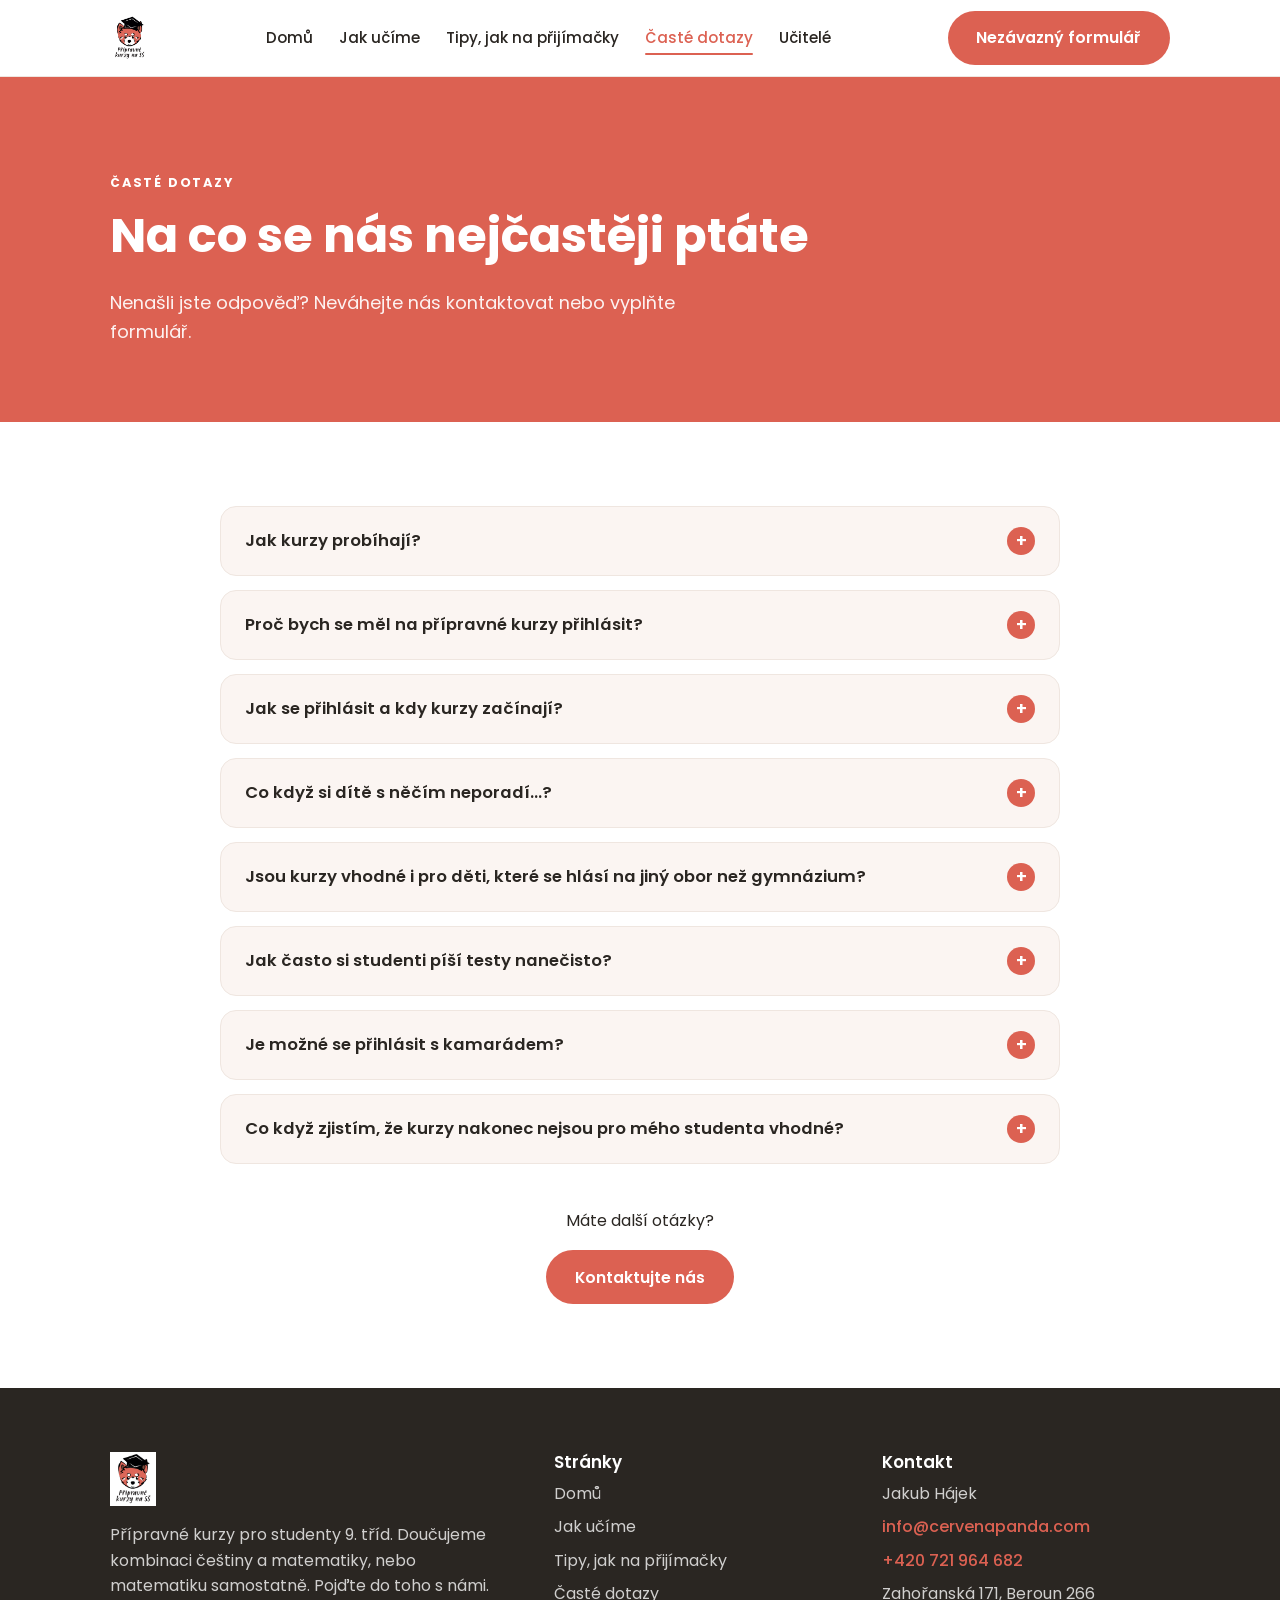
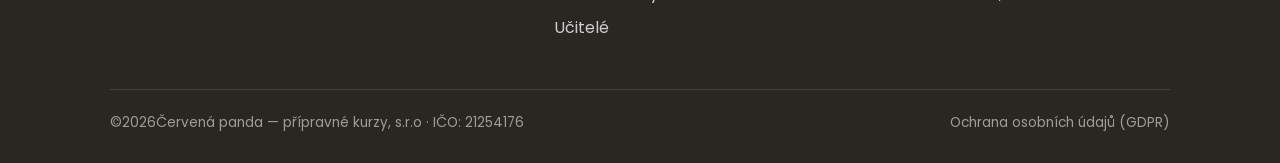
<file: caste-dotazy.html>
<!doctype html>
<html lang="cs">
  <head>
    <meta charset="utf-8" />
    <meta name="viewport" content="width=device-width, initial-scale=1" />
    <title>Časté dotazy — Červená panda</title>
    <meta
      name="description"
      content="Nejčastější dotazy k přípravným kurzům Červená panda: jak kurzy probíhají, kdy začínají, garance vrácení peněz a sleva pro kamarády."
    />
    <link rel="icon" type="image/x-icon" href="assets/img/favicon.ico" />
    <link rel="preconnect" href="https://fonts.googleapis.com" />
    <link rel="preconnect" href="https://fonts.gstatic.com" crossorigin />
    <link
      href="https://fonts.googleapis.com/css2?family=Poppins:ital,wght@0,300;0,400;0,500;0,600;0,700;1,400&display=swap"
      rel="stylesheet"
    />
    <link rel="stylesheet" href="assets/css/styles.css" />
  </head>
  <body>
    <header class="site-header">
      <nav class="container nav" aria-label="Hlavní navigace">
        <a href="index.html" class="brand"
          ><img
            src="assets/img/logo.png"
            alt="Červená panda — přípravné kurzy na SŠ"
        /></a>
        <ul class="nav-links">
          <li><a href="index.html">Domů</a></li>
          <li><a href="jak-ucime.html">Jak učíme</a></li>
          <li><a href="tipy-na-prijimacky.html">Tipy, jak na přijímačky</a></li>
          <li><a href="caste-dotazy.html" class="active">Časté dotazy</a></li>
          <li><a href="ucitele.html">Učitelé</a></li>
        </ul>
        <div class="nav-cta">
          <a href="index.html#kontakt" class="btn btn-primary"
            >Nezávazný formulář</a
          >
          <button class="nav-toggle" aria-label="Menu" aria-expanded="false">
            <span></span><span></span><span></span>
          </button>
        </div>
      </nav>
    </header>

    <main>
      <section class="page-hero">
        <div class="container reveal">
          <span class="eyebrow" style="color: #fff">Časté dotazy</span>
          <h1>Na co se nás nejčastěji ptáte</h1>
          <p>
            Nenašli jste odpověď? Neváhejte nás kontaktovat nebo vyplňte
            formulář.
          </p>
        </div>
      </section>

      <section>
        <div class="container">
          <div class="faq">
            <div class="faq-item reveal">
              <button class="faq-q" aria-expanded="false">
                Jak kurzy probíhají?<span class="chev">+</span>
              </button>
              <div class="faq-a">
                <div class="faq-a-inner">
                  Kurzy trvají 16 týdnů a kombinují výuku s testy nanečisto.
                  Studenti se pravidelně setkávají s našimi lektory a zároveň
                  pracují s individuální podporou zkušených studentů vyšších
                  ročníků.
                </div>
              </div>
            </div>
            <div class="faq-item reveal">
              <button class="faq-q" aria-expanded="false">
                Proč bych se měl na přípravné kurzy přihlásit?<span class="chev"
                  >+</span
                >
              </button>
              <div class="faq-a">
                <div class="faq-a-inner">
                  <p>
                    Přijímačky nejsou jen o znalostech, ale i o strategii. Naše
                    kurzy pomáhají studentům zvládnout testy nanečisto, naučit
                    se efektivně pracovat s časem a pochopit, co je u zkoušek
                    nejdůležitější.
                  </p>
                  <p>
                    Naši lektoři jsou odborníci na přijímačky. Každý student má
                    navíc možnost individuálních konzultací s vyššími ročníky
                    gymnázií a pedagogických lyceí, kteří si přijímačkami sami
                    prošli.
                  </p>
                  <p style="margin-bottom: 0">
                    Více než 98 % našich studentů se dostalo na svou vybranou
                    střední školu.
                  </p>
                </div>
              </div>
            </div>
            <div class="faq-item reveal">
              <button class="faq-q" aria-expanded="false">
                Jak se přihlásit a kdy kurzy začínají?<span class="chev"
                  >+</span
                >
              </button>
              <div class="faq-a">
                <div class="faq-a-inner">
                  Stačí vyplnit formulář na hlavní stránce, my vám zavoláme a
                  společně najdeme nejlepší variantu pro vaše dítě. Kurzy
                  začínají poslední týden v listopadu a probíhají až do prvního
                  týdne v dubnu.
                </div>
              </div>
            </div>
            <div class="faq-item reveal">
              <button class="faq-q" aria-expanded="false">
                Co když si dítě s něčím neporadí…?<span class="chev">+</span>
              </button>
              <div class="faq-a">
                <div class="faq-a-inner">
                  Každý student má možnost konzultací 1 na 1 se staršími
                  studenty, kteří mu pomohou lépe pochopit látku. Navíc mají
                  přístup k domácím úkolům s videoukázkami správného postupu,
                  aby se mohli učit i doma.
                </div>
              </div>
            </div>
            <div class="faq-item reveal">
              <button class="faq-q" aria-expanded="false">
                Jsou kurzy vhodné i pro děti, které se hlásí na jiný obor než
                gymnázium?<span class="chev">+</span>
              </button>
              <div class="faq-a">
                <div class="faq-a-inner">
                  Ano! Připravujeme studenty na všechny obory, nejen na
                  gymnázia. Kurzy pomáhají zvládnout CERMAT testy, které jsou
                  rozhodující při přijímacím řízení na většinu středních škol.
                </div>
              </div>
            </div>
            <div class="faq-item reveal">
              <button class="faq-q" aria-expanded="false">
                Jak často si studenti píší testy nanečisto?<span class="chev"
                  >+</span
                >
              </button>
              <div class="faq-a">
                <div class="faq-a-inner">
                  Během kurzu studenti napíší až 10 testů, což jim pomáhá
                  seznámit se s formátem přijímacích zkoušek a zbavit se
                  nervozity.
                </div>
              </div>
            </div>
            <div class="faq-item reveal">
              <button class="faq-q" aria-expanded="false">
                Je možné se přihlásit s kamarádem?<span class="chev">+</span>
              </button>
              <div class="faq-a">
                <div class="faq-a-inner">
                  Ano! Pokud se přihlásíte ve dvou až čtyřech, garantujeme vám
                  stejnou skupinu a získáte slevu 300 Kč každý.
                </div>
              </div>
            </div>
            <div class="faq-item reveal">
              <button class="faq-q" aria-expanded="false">
                Co když zjistím, že kurzy nakonec nejsou pro mého studenta
                vhodné?<span class="chev">+</span>
              </button>
              <div class="faq-a">
                <div class="faq-a-inner">
                  U nás funguje tzv. garance vrácení peněz — pokud během prvního
                  měsíce student zjistí, že tento styl přípravy není pro něj,
                  vrátíme vám zaplacené peníze zpět.
                </div>
              </div>
            </div>
          </div>

          <div style="text-align: center; margin-top: 44px" class="reveal">
            <p>Máte další otázky?</p>
            <a href="index.html#kontakt" class="btn btn-primary"
              >Kontaktujte nás</a
            >
          </div>
        </div>
      </section>
    </main>

    <footer class="site-footer">
      <div class="container">
        <div class="footer-grid">
          <div>
            <div class="brand">
              <img src="assets/img/logo.png" alt="Červená panda" />
            </div>
            <p>
              Přípravné kurzy pro studenty 9. tříd. Doučujeme kombinaci češtiny
              a matematiky, nebo matematiku samostatně. Pojďte do toho s námi.
            </p>
          </div>
          <div>
            <h4>Stránky</h4>
            <ul class="footer-list">
              <li><a href="index.html">Domů</a></li>
              <li><a href="jak-ucime.html">Jak učíme</a></li>
              <li>
                <a href="tipy-na-prijimacky.html">Tipy, jak na přijímačky</a>
              </li>
              <li><a href="caste-dotazy.html">Časté dotazy</a></li>
              <li><a href="ucitele.html">Učitelé</a></li>
            </ul>
          </div>
          <div class="footer-contact">
            <h4>Kontakt</h4>
            <ul class="footer-list">
              <li>Jakub Hájek</li>
              <li>
                <a href="mailto:info@cervenapanda.com">info@cervenapanda.com</a>
              </li>
              <li><a href="tel:+420721964682">+420 721 964 682</a></li>
              <li>Zahořanská 171, Beroun 266</li>
            </ul>
          </div>
        </div>
        <div class="footer-bottom">
          <span
            >©<span id="year">2026</span>Červená panda — přípravné kurzy, s.r.o
            · IČO: 21254176</span
          >
          <span>Ochrana osobních údajů (GDPR)</span>
        </div>
      </div>
    </footer>

    <script src="assets/js/script.js"></script>
  </body>
</html>
</file>
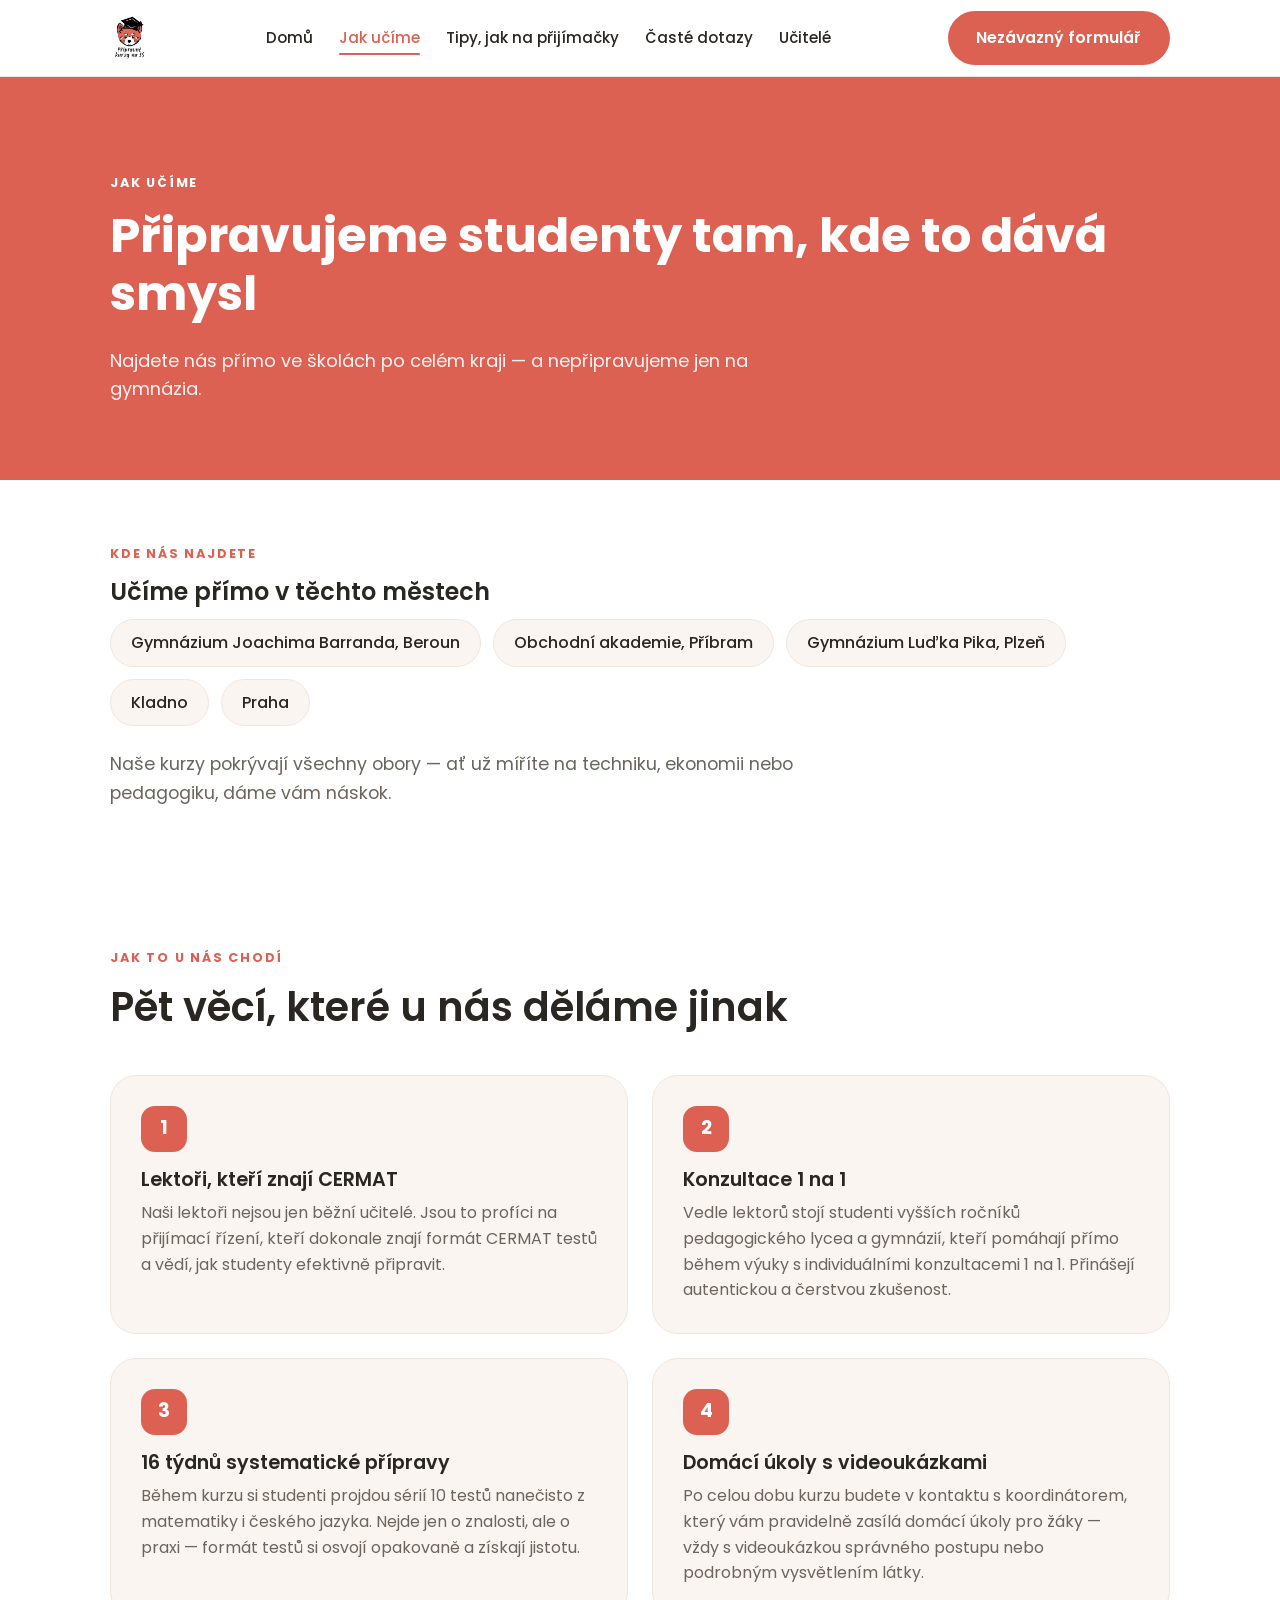
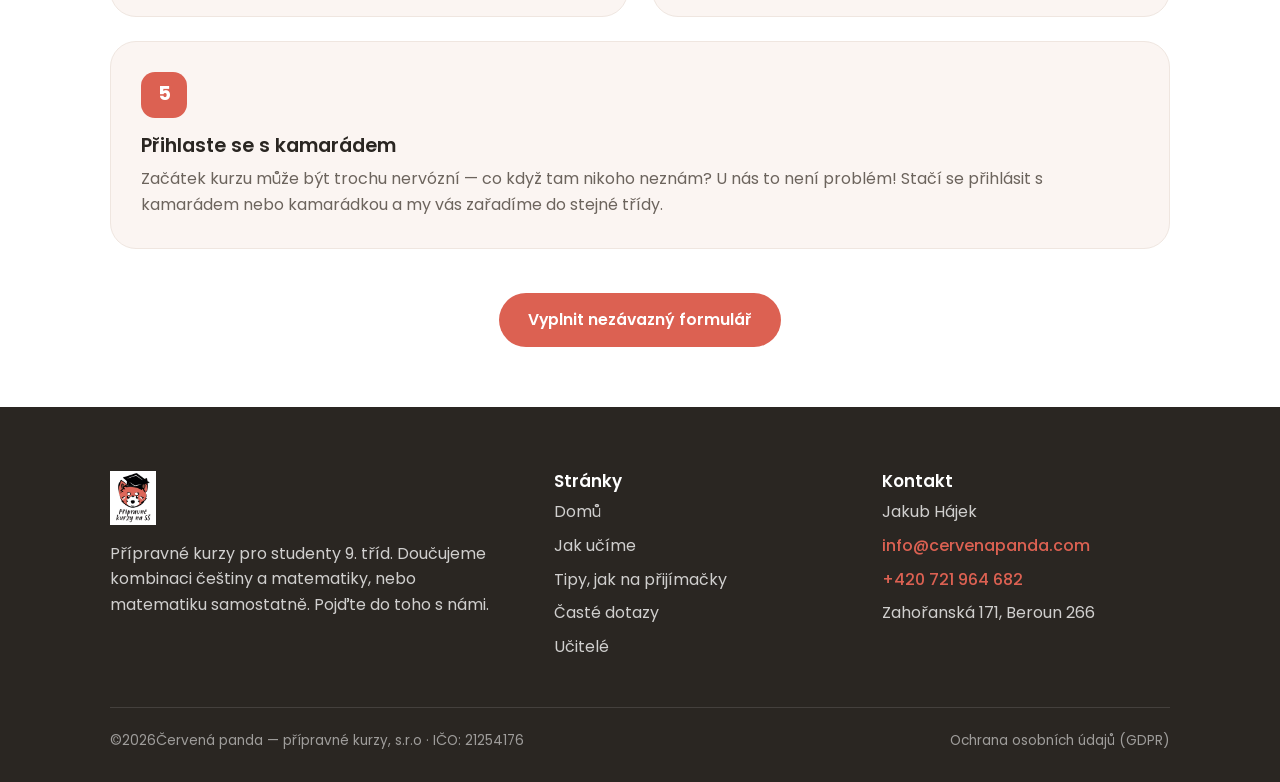
<file: jak-ucime.html>
<!doctype html>
<html lang="cs">
  <head>
    <meta charset="utf-8" />
    <meta name="viewport" content="width=device-width, initial-scale=1" />
    <title>Jak učíme — Červená panda</title>
    <meta
      name="description"
      content="Jak probíhají přípravné kurzy Červená panda: zkušení lektoři, 16 týdnů systematické přípravy, 10 testů nanečisto a individuální konzultace 1 na 1."
    />
    <link rel="icon" type="image/x-icon" href="assets/img/favicon.ico" />
    <link rel="preconnect" href="https://fonts.googleapis.com" />
    <link rel="preconnect" href="https://fonts.gstatic.com" crossorigin />
    <link
      href="https://fonts.googleapis.com/css2?family=Poppins:ital,wght@0,300;0,400;0,500;0,600;0,700;1,400&display=swap"
      rel="stylesheet"
    />
    <link rel="stylesheet" href="assets/css/styles.css" />
  </head>
  <body>
    <header class="site-header">
      <nav class="container nav" aria-label="Hlavní navigace">
        <a href="index.html" class="brand"
          ><img
            src="assets/img/logo.png"
            alt="Červená panda — přípravné kurzy na SŠ"
        /></a>
        <ul class="nav-links">
          <li><a href="index.html">Domů</a></li>
          <li><a href="jak-ucime.html" class="active">Jak učíme</a></li>
          <li><a href="tipy-na-prijimacky.html">Tipy, jak na přijímačky</a></li>
          <li><a href="caste-dotazy.html">Časté dotazy</a></li>
          <li><a href="ucitele.html">Učitelé</a></li>
        </ul>
        <div class="nav-cta">
          <a href="index.html#kontakt" class="btn btn-primary"
            >Nezávazný formulář</a
          >
          <button class="nav-toggle" aria-label="Menu" aria-expanded="false">
            <span></span><span></span><span></span>
          </button>
        </div>
      </nav>
    </header>

    <main>
      <!-- Page hero -->
      <section class="page-hero">
        <div class="container reveal">
          <span class="eyebrow" style="color: #fff">Jak učíme</span>
          <h1>Připravujeme studenty tam, kde to dává smysl</h1>
          <p>
            Najdete nás přímo ve školách po celém kraji — a nepřipravujeme jen
            na gymnázia.
          </p>
        </div>
      </section>

      <!-- Locations -->
      <section class="section-tight">
        <div class="container reveal">
          <span class="eyebrow">Kde nás najdete</span>
          <h2>Učíme přímo v těchto městech</h2>
          <div class="places">
            <span class="place">Gymnázium Joachima Barranda, Beroun</span>
            <span class="place">Obchodní akademie, Příbram</span>
            <span class="place">Gymnázium Luďka Pika, Plzeň</span>
            <span class="place">Kladno</span>
            <span class="place">Praha</span>
          </div>
          <p class="lead" style="margin-top: 24px; max-width: 760px">
            Naše kurzy pokrývají všechny obory — ať už míříte na techniku,
            ekonomii nebo pedagogiku, dáme vám náskok.
          </p>
        </div>
      </section>

      <!-- Steps -->
      <section class="section-tight">
        <div class="container">
          <div class="section-head reveal">
            <span class="eyebrow">Jak to u nás chodí</span>
            <h2>Pět věcí, které u nás děláme jinak</h2>
          </div>
          <div class="grid cols-2">
            <div class="card reveal">
              <span class="num">1</span>
              <h3>Lektoři, kteří znají CERMAT</h3>
              <p>
                Naši lektoři nejsou jen běžní učitelé. Jsou to profíci na
                přijímací řízení, kteří dokonale znají formát CERMAT testů a
                vědí, jak studenty efektivně připravit.
              </p>
            </div>
            <div class="card reveal">
              <span class="num">2</span>
              <h3>Konzultace 1 na 1</h3>
              <p>
                Vedle lektorů stojí studenti vyšších ročníků pedagogického lycea
                a gymnázií, kteří pomáhají přímo během výuky s individuálními
                konzultacemi 1 na 1. Přinášejí autentickou a čerstvou zkušenost.
              </p>
            </div>
            <div class="card reveal">
              <span class="num">3</span>
              <h3>16 týdnů systematické přípravy</h3>
              <p>
                Během kurzu si studenti projdou sérií 10 testů nanečisto z
                matematiky i českého jazyka. Nejde jen o znalosti, ale o praxi —
                formát testů si osvojí opakovaně a získají jistotu.
              </p>
            </div>
            <div class="card reveal">
              <span class="num">4</span>
              <h3>Domácí úkoly s videoukázkami</h3>
              <p>
                Po celou dobu kurzu budete v kontaktu s koordinátorem, který vám
                pravidelně zasílá domácí úkoly pro žáky — vždy s videoukázkou
                správného postupu nebo podrobným vysvětlením látky.
              </p>
            </div>
            <div class="card reveal" style="grid-column: 1/-1">
              <span class="num">5</span>
              <h3>Přihlaste se s kamarádem</h3>
              <p>
                Začátek kurzu může být trochu nervózní — co když tam nikoho
                neznám? U nás to není problém! Stačí se přihlásit s kamarádem
                nebo kamarádkou a my vás zařadíme do stejné třídy.
              </p>
            </div>
          </div>
          <div style="text-align: center; margin-top: 44px" class="reveal">
            <a href="index.html#kontakt" class="btn btn-primary"
              >Vyplnit nezávazný formulář</a
            >
          </div>
        </div>
      </section>
    </main>

    <footer class="site-footer">
      <div class="container">
        <div class="footer-grid">
          <div>
            <div class="brand">
              <img src="assets/img/logo.png" alt="Červená panda" />
            </div>
            <p>
              Přípravné kurzy pro studenty 9. tříd. Doučujeme kombinaci češtiny
              a matematiky, nebo matematiku samostatně. Pojďte do toho s námi.
            </p>
          </div>
          <div>
            <h4>Stránky</h4>
            <ul class="footer-list">
              <li><a href="index.html">Domů</a></li>
              <li><a href="jak-ucime.html">Jak učíme</a></li>
              <li>
                <a href="tipy-na-prijimacky.html">Tipy, jak na přijímačky</a>
              </li>
              <li><a href="caste-dotazy.html">Časté dotazy</a></li>
              <li><a href="ucitele.html">Učitelé</a></li>
            </ul>
          </div>
          <div class="footer-contact">
            <h4>Kontakt</h4>
            <ul class="footer-list">
              <li>Jakub Hájek</li>
              <li>
                <a href="mailto:info@cervenapanda.com">info@cervenapanda.com</a>
              </li>
              <li><a href="tel:+420721964682">+420 721 964 682</a></li>
              <li>Zahořanská 171, Beroun 266</li>
            </ul>
          </div>
        </div>
        <div class="footer-bottom">
          <span
            >©<span id="year">2026</span>Červená panda — přípravné kurzy, s.r.o
            · IČO: 21254176</span
          >
          <span>Ochrana osobních údajů (GDPR)</span>
        </div>
      </div>
    </footer>

    <script src="assets/js/script.js"></script>
  </body>
</html>
</file>
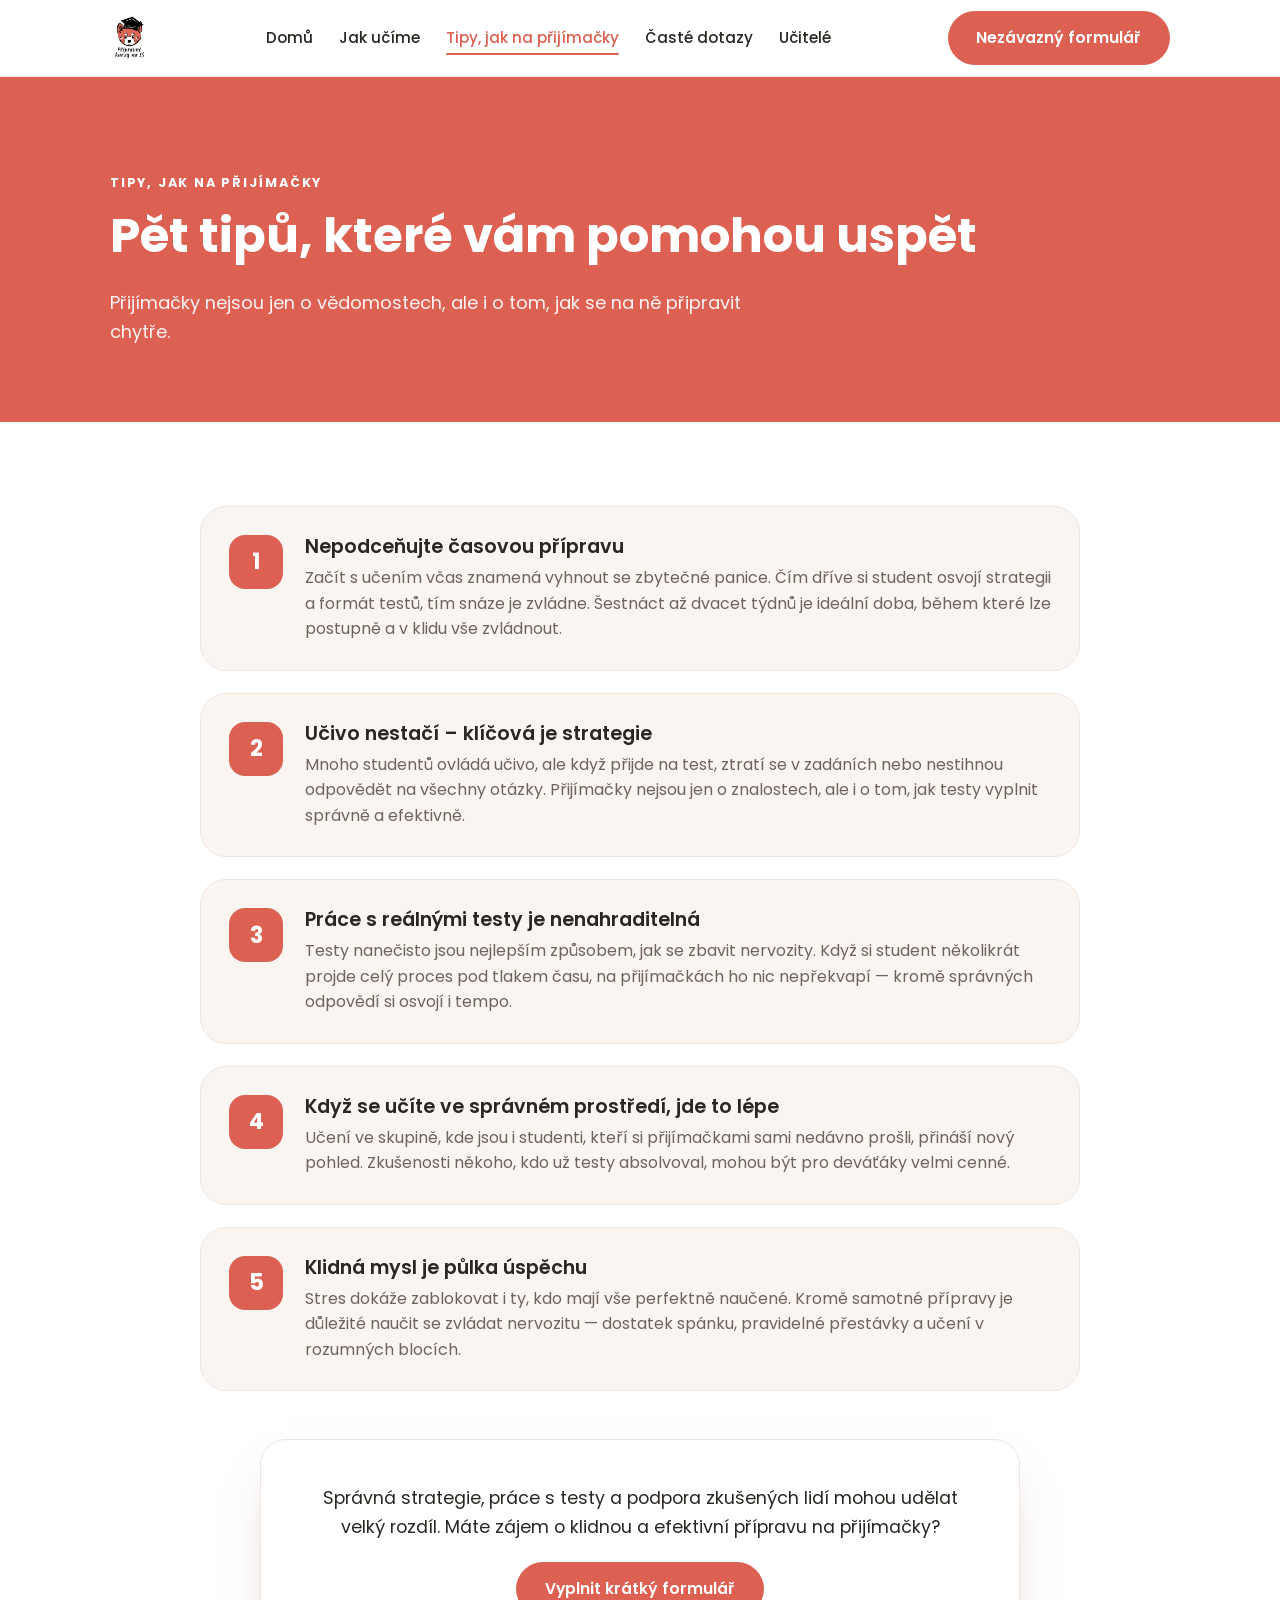
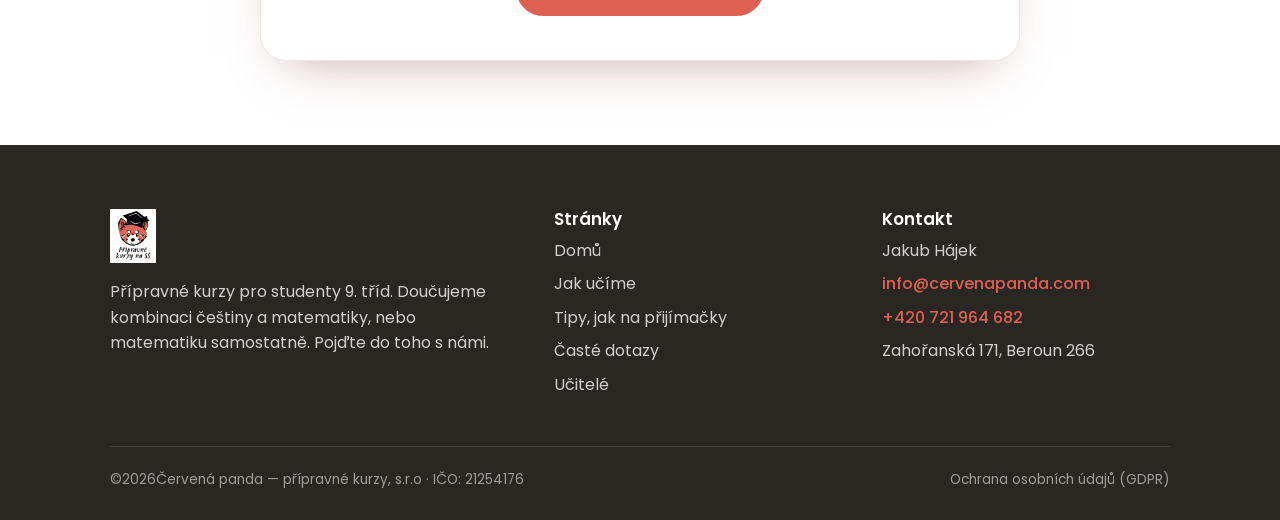
<file: tipy-na-prijimacky.html>
<!doctype html>
<html lang="cs">
  <head>
    <meta charset="utf-8" />
    <meta name="viewport" content="width=device-width, initial-scale=1" />
    <title>Tipy na přijímačky — Červená panda</title>
    <meta
      name="description"
      content="Pět praktických tipů, jak zvládnout přijímačky na střední školu: časová příprava, strategie, testy nanečisto a klidná mysl."
    />
    <link rel="icon" type="image/x-icon" href="assets/img/favicon.ico" />
    <link rel="preconnect" href="https://fonts.googleapis.com" />
    <link rel="preconnect" href="https://fonts.gstatic.com" crossorigin />
    <link
      href="https://fonts.googleapis.com/css2?family=Poppins:ital,wght@0,300;0,400;0,500;0,600;0,700;1,400&display=swap"
      rel="stylesheet"
    />
    <link rel="stylesheet" href="assets/css/styles.css" />
  </head>
  <body>
    <header class="site-header">
      <nav class="container nav" aria-label="Hlavní navigace">
        <a href="index.html" class="brand"
          ><img
            src="assets/img/logo.png"
            alt="Červená panda — přípravné kurzy na SŠ"
        /></a>
        <ul class="nav-links">
          <li><a href="index.html">Domů</a></li>
          <li><a href="jak-ucime.html">Jak učíme</a></li>
          <li>
            <a href="tipy-na-prijimacky.html" class="active"
              >Tipy, jak na přijímačky</a
            >
          </li>
          <li><a href="caste-dotazy.html">Časté dotazy</a></li>
          <li><a href="ucitele.html">Učitelé</a></li>
        </ul>
        <div class="nav-cta">
          <a href="index.html#kontakt" class="btn btn-primary"
            >Nezávazný formulář</a
          >
          <button class="nav-toggle" aria-label="Menu" aria-expanded="false">
            <span></span><span></span><span></span>
          </button>
        </div>
      </nav>
    </header>

    <main>
      <section class="page-hero">
        <div class="container reveal">
          <span class="eyebrow" style="color: #fff"
            >Tipy, jak na přijímačky</span
          >
          <h1>Pět tipů, které vám pomohou uspět</h1>
          <p>
            Přijímačky nejsou jen o vědomostech, ale i o tom, jak se na ně
            připravit chytře.
          </p>
        </div>
      </section>

      <section>
        <div class="container">
          <div class="tips">
            <article class="tip reveal">
              <div class="tnum">1</div>
              <div>
                <h3>Nepodceňujte časovou přípravu</h3>
                <p>
                  Začít s učením včas znamená vyhnout se zbytečné panice. Čím
                  dříve si student osvojí strategii a formát testů, tím snáze je
                  zvládne. Šestnáct až dvacet týdnů je ideální doba, během které
                  lze postupně a v klidu vše zvládnout.
                </p>
              </div>
            </article>
            <article class="tip reveal">
              <div class="tnum">2</div>
              <div>
                <h3>Učivo nestačí – klíčová je strategie</h3>
                <p>
                  Mnoho studentů ovládá učivo, ale když přijde na test, ztratí
                  se v zadáních nebo nestihnou odpovědět na všechny otázky.
                  Přijímačky nejsou jen o znalostech, ale i o tom, jak testy
                  vyplnit správně a efektivně.
                </p>
              </div>
            </article>
            <article class="tip reveal">
              <div class="tnum">3</div>
              <div>
                <h3>Práce s reálnými testy je nenahraditelná</h3>
                <p>
                  Testy nanečisto jsou nejlepším způsobem, jak se zbavit
                  nervozity. Když si student několikrát projde celý proces pod
                  tlakem času, na přijímačkách ho nic nepřekvapí — kromě
                  správných odpovědí si osvojí i tempo.
                </p>
              </div>
            </article>
            <article class="tip reveal">
              <div class="tnum">4</div>
              <div>
                <h3>Když se učíte ve správném prostředí, jde to lépe</h3>
                <p>
                  Učení ve skupině, kde jsou i studenti, kteří si přijímačkami
                  sami nedávno prošli, přináší nový pohled. Zkušenosti někoho,
                  kdo už testy absolvoval, mohou být pro deváťáky velmi cenné.
                </p>
              </div>
            </article>
            <article class="tip reveal">
              <div class="tnum">5</div>
              <div>
                <h3>Klidná mysl je půlka úspěchu</h3>
                <p>
                  Stres dokáže zablokovat i ty, kdo mají vše perfektně naučené.
                  Kromě samotné přípravy je důležité naučit se zvládat nervozitu
                  — dostatek spánku, pravidelné přestávky a učení v rozumných
                  blocích.
                </p>
              </div>
            </article>
          </div>

          <div
            class="form-card reveal"
            style="margin-top: 48px; text-align: center"
          >
            <p style="font-size: 1.1rem; margin-bottom: 1.2em">
              Správná strategie, práce s testy a podpora zkušených lidí mohou
              udělat velký rozdíl. Máte zájem o klidnou a efektivní přípravu na
              přijímačky?
            </p>
            <a href="index.html#kontakt" class="btn btn-primary"
              >Vyplnit krátký formulář</a
            >
          </div>
        </div>
      </section>
    </main>

    <footer class="site-footer">
      <div class="container">
        <div class="footer-grid">
          <div>
            <div class="brand">
              <img src="assets/img/logo.png" alt="Červená panda" />
            </div>
            <p>
              Přípravné kurzy pro studenty 9. tříd. Doučujeme kombinaci češtiny
              a matematiky, nebo matematiku samostatně. Pojďte do toho s námi.
            </p>
          </div>
          <div>
            <h4>Stránky</h4>
            <ul class="footer-list">
              <li><a href="index.html">Domů</a></li>
              <li><a href="jak-ucime.html">Jak učíme</a></li>
              <li>
                <a href="tipy-na-prijimacky.html">Tipy, jak na přijímačky</a>
              </li>
              <li><a href="caste-dotazy.html">Časté dotazy</a></li>
              <li><a href="ucitele.html">Učitelé</a></li>
            </ul>
          </div>
          <div class="footer-contact">
            <h4>Kontakt</h4>
            <ul class="footer-list">
              <li>Jakub Hájek</li>
              <li>
                <a href="mailto:info@cervenapanda.com">info@cervenapanda.com</a>
              </li>
              <li><a href="tel:+420721964682">+420 721 964 682</a></li>
              <li>Zahořanská 171, Beroun 266</li>
            </ul>
          </div>
        </div>
        <div class="footer-bottom">
          <span
            >©<span id="year">2026</span>Červená panda — přípravné kurzy, s.r.o
            · IČO: 21254176</span
          >
          <span>Ochrana osobních údajů (GDPR)</span>
        </div>
      </div>
    </footer>

    <script src="assets/js/script.js"></script>
  </body>
</html>
</file>
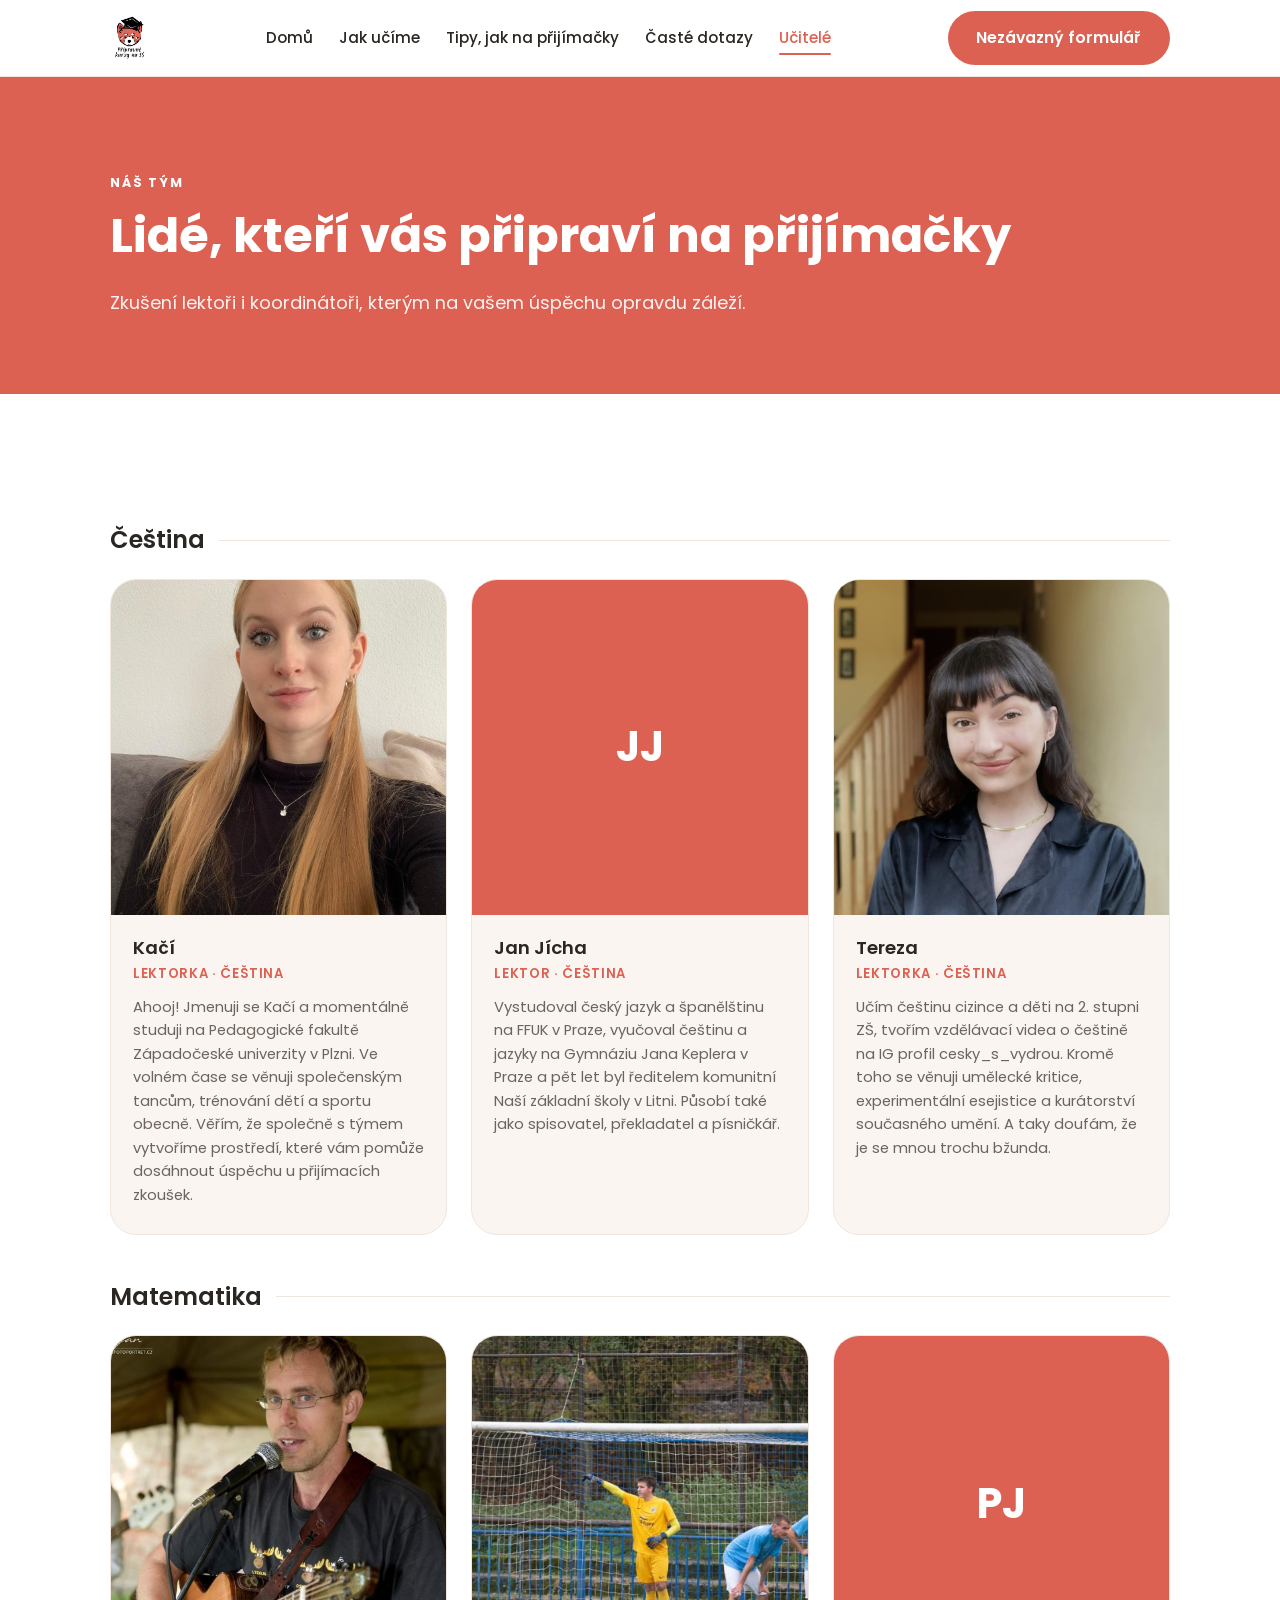
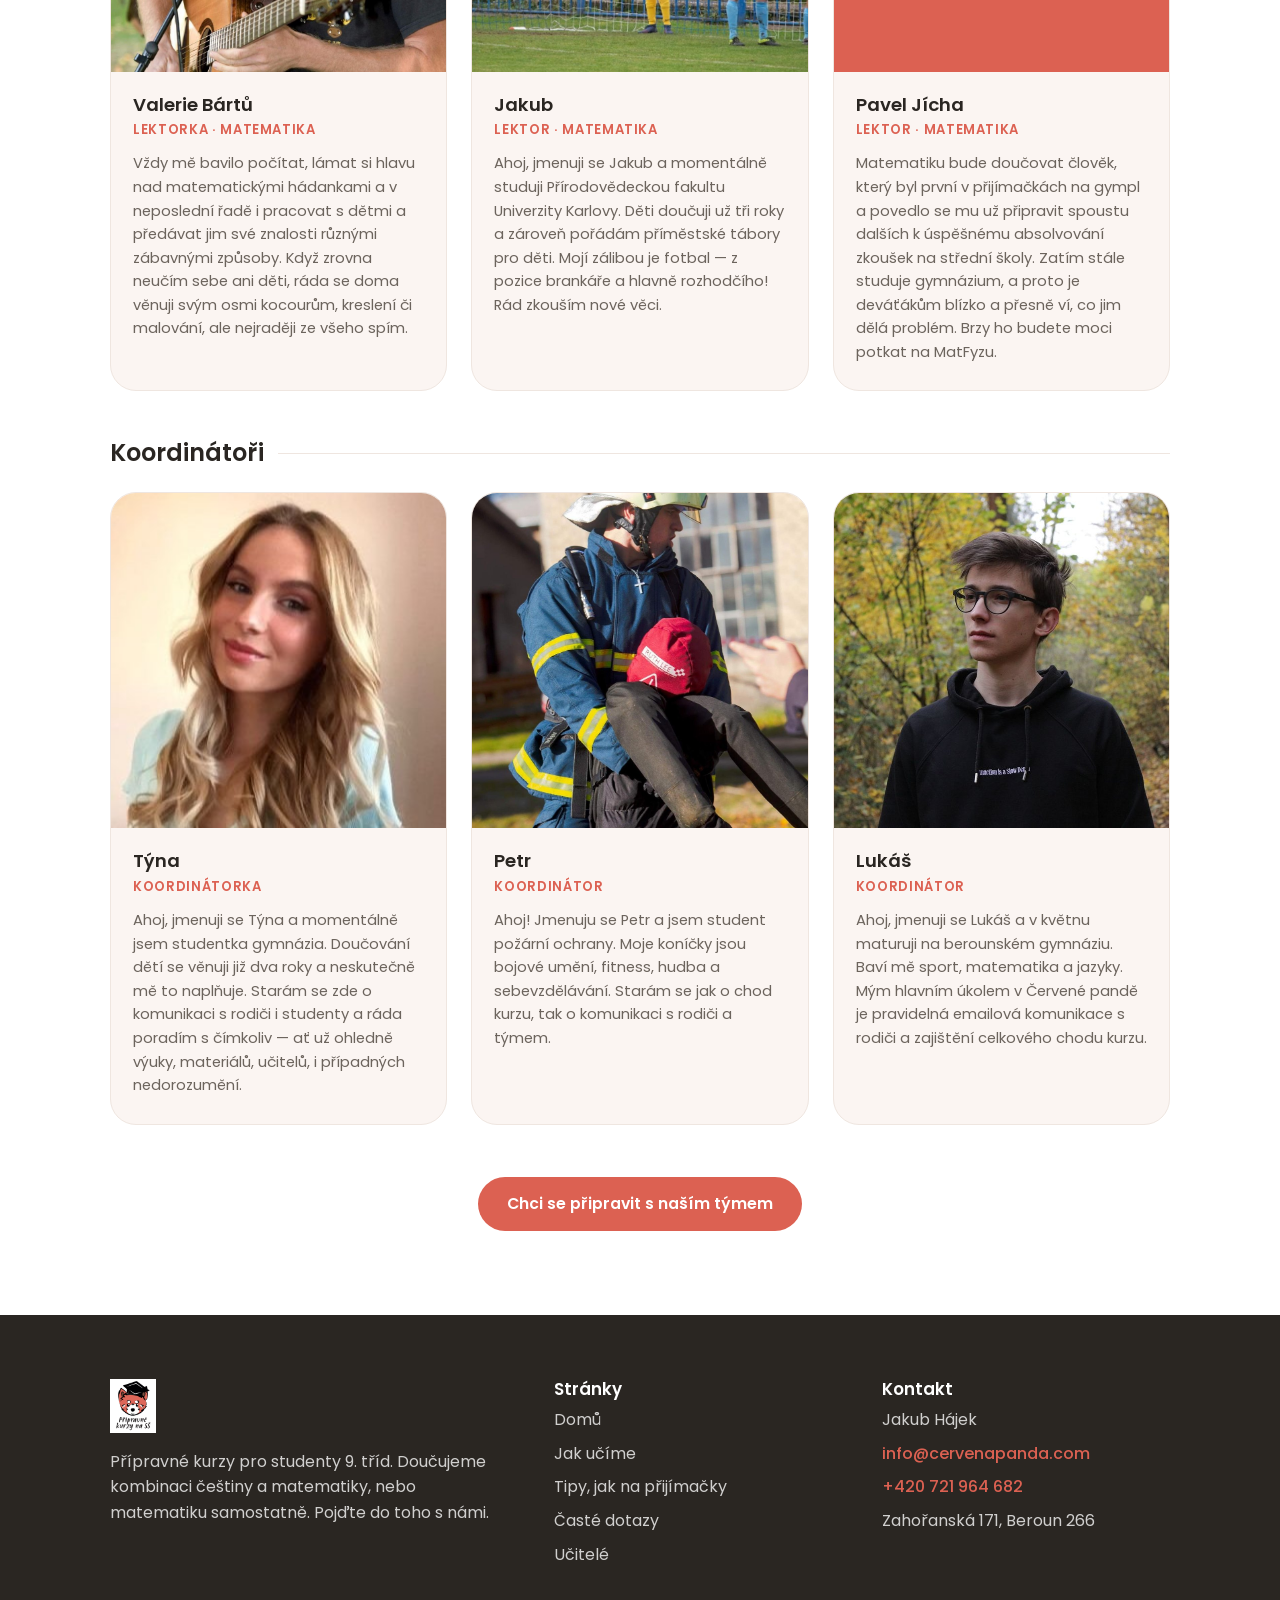
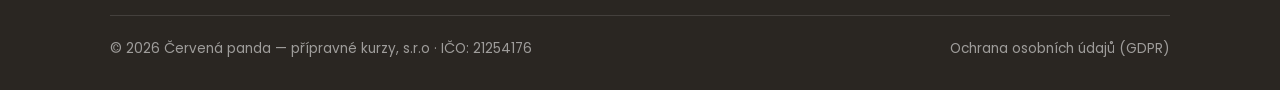
<file: ucitele.html>
<!doctype html>
<html lang="cs">
<head>
  <meta charset="utf-8">
  <meta name="viewport" content="width=device-width, initial-scale=1">
  <title>Učitelé — Červená panda</title>
  <meta name="description" content="Seznamte se s lektory a koordinátory Červené pandy — týmem, který vás připraví na přijímačky z češtiny i matematiky.">
  <link rel="icon" type="image/x-icon" href="assets/img/favicon.ico">
  <link rel="preconnect" href="https://fonts.googleapis.com">
  <link rel="preconnect" href="https://fonts.gstatic.com" crossorigin>
  <link href="https://fonts.googleapis.com/css2?family=Poppins:ital,wght@0,300;0,400;0,500;0,600;0,700;1,400&display=swap" rel="stylesheet">
  <link rel="stylesheet" href="assets/css/styles.css">
</head>
<body>

  <header class="site-header">
    <nav class="container nav" aria-label="Hlavní navigace">
      <a href="index.html" class="brand"><img src="assets/img/logo.png" alt="Červená panda — přípravné kurzy na SŠ"></a>
      <ul class="nav-links">
        <li><a href="index.html">Domů</a></li>
        <li><a href="jak-ucime.html">Jak učíme</a></li>
        <li><a href="tipy-na-prijimacky.html">Tipy, jak na přijímačky</a></li>
        <li><a href="caste-dotazy.html">Časté dotazy</a></li>
        <li><a href="ucitele.html" class="active">Učitelé</a></li>
      </ul>
      <div class="nav-cta">
        <a href="index.html#kontakt" class="btn btn-primary">Nezávazný formulář</a>
        <button class="nav-toggle" aria-label="Menu" aria-expanded="false">
          <span></span><span></span><span></span>
        </button>
      </div>
    </nav>
  </header>

  <main>
    <section class="page-hero">
      <div class="container reveal">
        <span class="eyebrow" style="color:#fff">Náš tým</span>
        <h1>Lidé, kteří vás připraví na přijímačky</h1>
        <p>Zkušení lektoři i koordinátoři, kterým na vašem úspěchu opravdu záleží.</p>
      </div>
    </section>

    <section>
      <div class="container">
        <!-- Čeština -->
        <h2 class="team-section-title reveal">Čeština</h2>
        <div class="team-grid">
          <article class="member reveal">
            <div class="photo"><img src="assets/img/teacher-kacka.jpg" alt="Kačí"></div>
            <div class="body">
              <h4>Kačí</h4>
              <div class="role">Lektorka · čeština</div>
              <p>Ahooj! Jmenuji se Kačí a momentálně studuji na Pedagogické fakultě Západočeské univerzity v Plzni. Ve volném čase se věnuji společenským tancům, trénování dětí a sportu obecně. Věřím, že společně s týmem vytvoříme prostředí, které vám pomůže dosáhnout úspěchu u přijímacích zkoušek.</p>
            </div>
          </article>
          <article class="member reveal">
            <div class="photo"><div class="avatar-fallback">JJ</div></div>
            <div class="body">
              <h4>Jan Jícha</h4>
              <div class="role">Lektor · čeština</div>
              <p>Vystudoval český jazyk a španělštinu na FFUK v Praze, vyučoval češtinu a jazyky na Gymnáziu Jana Keplera v Praze a pět let byl ředitelem komunitní Naší základní školy v Litni. Působí také jako spisovatel, překladatel a písničkář.</p>
            </div>
          </article>
          <article class="member reveal">
            <div class="photo"><img src="assets/img/teacher-tereza.jpg" alt="Tereza"></div>
            <div class="body">
              <h4>Tereza</h4>
              <div class="role">Lektorka · čeština</div>
              <p>Učím češtinu cizince a děti na 2. stupni ZŠ, tvořím vzdělávací videa o češtině na IG profil cesky_s_vydrou. Kromě toho se věnuji umělecké kritice, experimentální esejistice a kurátorství současného umění. A taky doufám, že je se mnou trochu bžunda.</p>
            </div>
          </article>
        </div>

        <!-- Matematika -->
        <h2 class="team-section-title reveal">Matematika</h2>
        <div class="team-grid">
          <article class="member reveal">
            <div class="photo"><img src="assets/img/teacher-extra.jpg" alt="Valerie Bártů"></div>
            <div class="body">
              <h4>Valerie Bártů</h4>
              <div class="role">Lektorka · matematika</div>
              <p>Vždy mě bavilo počítat, lámat si hlavu nad matematickými hádankami a v neposlední řadě i pracovat s dětmi a předávat jim své znalosti různými zábavnými způsoby. Když zrovna neučím sebe ani děti, ráda se doma věnuji svým osmi kocourům, kreslení či malování, ale nejraději ze všeho spím.</p>
            </div>
          </article>
          <article class="member reveal">
            <div class="photo"><img src="assets/img/teacher-jakub.jpg" alt="Jakub"></div>
            <div class="body">
              <h4>Jakub</h4>
              <div class="role">Lektor · matematika</div>
              <p>Ahoj, jmenuji se Jakub a momentálně studuji Přírodovědeckou fakultu Univerzity Karlovy. Děti doučuji už tři roky a zároveň pořádám příměstské tábory pro děti. Mojí zálibou je fotbal — z pozice brankáře a hlavně rozhodčího! Rád zkouším nové věci.</p>
            </div>
          </article>
          <article class="member reveal">
            <div class="photo"><div class="avatar-fallback">PJ</div></div>
            <div class="body">
              <h4>Pavel Jícha</h4>
              <div class="role">Lektor · matematika</div>
              <p>Matematiku bude doučovat člověk, který byl první v přijímačkách na gympl a povedlo se mu už připravit spoustu dalších k úspěšnému absolvování zkoušek na střední školy. Zatím stále studuje gymnázium, a proto je deváťákům blízko a přesně ví, co jim dělá problém. Brzy ho budete moci potkat na MatFyzu.</p>
            </div>
          </article>
        </div>

        <!-- Koordinátoři -->
        <h2 class="team-section-title reveal">Koordinátoři</h2>
        <div class="team-grid">
          <article class="member reveal">
            <div class="photo"><img src="assets/img/teacher-tyna.jpg" alt="Týna"></div>
            <div class="body">
              <h4>Týna</h4>
              <div class="role">Koordinátorka</div>
              <p>Ahoj, jmenuji se Týna a momentálně jsem studentka gymnázia. Doučování dětí se věnuji již dva roky a neskutečně mě to naplňuje. Starám se zde o komunikaci s rodiči i studenty a ráda poradím s čímkoliv — ať už ohledně výuky, materiálů, učitelů, i případných nedorozumění.</p>
            </div>
          </article>
          <article class="member reveal">
            <div class="photo"><img src="assets/img/teacher-petr.jpg" alt="Petr"></div>
            <div class="body">
              <h4>Petr</h4>
              <div class="role">Koordinátor</div>
              <p>Ahoj! Jmenuju se Petr a jsem student požární ochrany. Moje koníčky jsou bojové umění, fitness, hudba a sebevzdělávání. Starám se jak o chod kurzu, tak o komunikaci s rodiči a týmem.</p>
            </div>
          </article>
          <article class="member reveal">
            <div class="photo"><img src="assets/img/teacher-lukas.jpg" alt="Lukáš"></div>
            <div class="body">
              <h4>Lukáš</h4>
              <div class="role">Koordinátor</div>
              <p>Ahoj, jmenuji se Lukáš a v květnu maturuji na berounském gymnáziu. Baví mě sport, matematika a jazyky. Mým hlavním úkolem v Červené pandě je pravidelná emailová komunikace s rodiči a zajištění celkového chodu kurzu.</p>
            </div>
          </article>
        </div>

        <div style="text-align:center;margin-top:52px" class="reveal">
          <a href="index.html#kontakt" class="btn btn-primary">Chci se připravit s naším týmem</a>
        </div>
      </div>
    </section>
  </main>

  <footer class="site-footer">
    <div class="container">
      <div class="footer-grid">
        <div>
          <div class="brand"><img src="assets/img/logo.png" alt="Červená panda"></div>
          <p>Přípravné kurzy pro studenty 9. tříd. Doučujeme kombinaci češtiny a matematiky, nebo matematiku samostatně. Pojďte do toho s námi.</p>
        </div>
        <div>
          <h4>Stránky</h4>
          <ul class="footer-list">
            <li><a href="index.html">Domů</a></li>
            <li><a href="jak-ucime.html">Jak učíme</a></li>
            <li><a href="tipy-na-prijimacky.html">Tipy, jak na přijímačky</a></li>
            <li><a href="caste-dotazy.html">Časté dotazy</a></li>
            <li><a href="ucitele.html">Učitelé</a></li>
          </ul>
        </div>
        <div class="footer-contact">
          <h4>Kontakt</h4>
          <ul class="footer-list">
            <li>Jakub Hájek</li>
            <li><a href="mailto:info@cervenapanda.com">info@cervenapanda.com</a></li>
            <li><a href="tel:+420721964682">+420 721 964 682</a></li>
            <li>Zahořanská 171, Beroun 266</li>
          </ul>
        </div>
      </div>
      <div class="footer-bottom">
        <span>© <span id="year">2026</span> Červená panda — přípravné kurzy, s.r.o · IČO: 21254176</span>
        <span>Ochrana osobních údajů (GDPR)</span>
      </div>
    </div>
  </footer>

  <script src="assets/js/script.js"></script>
</body>
</html>
</file>
<file: assets/css/styles.css>
/* ============================================================
   Červená panda — přípravné kurzy
   Local rebuild · matched to the live coral / photo design
   ============================================================ */

:root {
  --coral: #dc6152;
  --coral-bright: #ec6450;
  --coral-dark: #c24c3e;
  --ink: #2a2622;
  --muted: #6c645d;
  --bg: #ffffff;
  --bg-soft: #fbf5f2;
  --line: #efe6e0;
  --radius: 26px;
  --radius-sm: 16px;
  --shadow: 0 22px 50px -28px rgba(120, 50, 35, .5);
  --shadow-sm: 0 12px 30px -20px rgba(120, 50, 35, .55);
  --maxw: 1140px;
  --font: "Poppins", system-ui, -apple-system, "Segoe UI", Roboto, sans-serif;
}

* { box-sizing: border-box; }
html { scroll-behavior: smooth; }

body {
  margin: 0;
  font-family: var(--font);
  color: var(--ink);
  background: var(--bg);
  line-height: 1.6;
  font-weight: 400;
  -webkit-font-smoothing: antialiased;
}

img { max-width: 100%; display: block; }
a { color: inherit; text-decoration: none; }

h1, h2, h3, h4 { font-weight: 600; line-height: 1.2; margin: 0 0 .5em; }
p { margin: 0 0 1em; }

.container {
  width: 100%;
  max-width: var(--maxw);
  margin-inline: auto;
  padding-inline: clamp(18px, 5vw, 40px);
}

.coral { color: var(--coral); }
.hl { font-weight: 700; }

/* ---------- Buttons ---------- */
.btn {
  display: inline-flex;
  align-items: center;
  gap: .5em;
  padding: .8em 1.7em;
  border-radius: 999px;
  font-weight: 600;
  font-size: .98rem;
  cursor: pointer;
  border: 2px solid transparent;
  transition: transform .18s ease, background .18s ease, color .18s ease;
}
.btn-primary { background: var(--coral); color: #fff; }
.btn-primary:hover { background: var(--coral-dark); transform: translateY(-2px); }
.btn-light { background: #fff; color: var(--coral); }
.btn-light:hover { transform: translateY(-2px); }
.btn-ghost { background: transparent; border-color: var(--ink); color: var(--ink); }
.btn-ghost:hover { background: var(--ink); color: #fff; transform: translateY(-2px); }
.btn-on-coral { background: #fff; color: var(--coral); }
.btn-on-coral:hover { transform: translateY(-2px); background: #fff2ef; }

/* ---------- Header ---------- */
.site-header {
  position: sticky;
  top: 0;
  z-index: 50;
  background: rgba(255, 255, 255, .92);
  backdrop-filter: saturate(160%) blur(10px);
  border-bottom: 1px solid var(--line);
}
.nav {
  display: flex;
  align-items: center;
  justify-content: space-between;
  gap: 24px;
  min-height: 76px;
}
.brand { display: flex; align-items: center; gap: 12px; }
.brand img { height: 46px; width: auto; }
.brand .brand-name {
  font-weight: 700;
  font-size: 1.05rem;
  letter-spacing: -.01em;
  line-height: 1.05;
}
.nav-links {
  display: flex;
  align-items: center;
  gap: 26px;
  list-style: none;
  margin: 0; padding: 0;
}
.nav-links a {
  font-size: .95rem;
  font-weight: 500;
  color: var(--ink);
  position: relative;
  padding: 4px 0;
}
.nav-links a:hover { color: var(--coral); }
.nav-links a.active { color: var(--coral); }
.nav-links a.active::after {
  content: ""; position: absolute; left: 0; right: 0; bottom: -3px;
  height: 2px; background: var(--coral); border-radius: 2px;
}
.nav-cta { display: flex; align-items: center; gap: 14px; }
.nav-toggle {
  display: none; flex-direction: column; gap: 5px;
  background: none; border: 0; cursor: pointer; padding: 8px;
}
.nav-toggle span { width: 24px; height: 2px; background: var(--ink); border-radius: 2px; transition: transform .25s, opacity .25s; }
.nav-toggle.open span:nth-child(1) { transform: translateY(7px) rotate(45deg); }
.nav-toggle.open span:nth-child(2) { opacity: 0; }
.nav-toggle.open span:nth-child(3) { transform: translateY(-7px) rotate(-45deg); }

/* ---------- Hero (full-bleed photo + curved coral divider) ---------- */
.hero {
  position: relative;
  min-height: clamp(440px, 72vh, 640px);
  display: flex;
  align-items: flex-start;
  color: #fff;
  overflow: hidden;
  background: #2a2622;
}
.hero::before {
  content: "";
  position: absolute; inset: 0;
  background: linear-gradient(180deg, rgba(0,0,0,.45) 0%, rgba(0,0,0,.15) 35%, rgba(0,0,0,.35) 100%);
  z-index: 1;
}
.hero img.hero-bg {
  position: absolute; inset: 0;
  width: 100%; height: 100%;
  object-fit: cover;
  z-index: 0;
}
.hero .container { position: relative; z-index: 2; padding-top: clamp(36px, 6vw, 64px); width: 100%; }
.hero h1 {
  font-size: clamp(1.9rem, 4.6vw, 3.2rem);
  font-weight: 700;
  text-shadow: 0 2px 18px rgba(0,0,0,.4);
  max-width: 17ch;
}
.hero .hero-actions { margin-top: 26px; display: flex; flex-wrap: wrap; gap: 14px; }
/* curved bottom divider */
.hero-curve { position: absolute; left: 0; right: 0; bottom: -1px; z-index: 2; width: 100%; display: block; }
.hero-curve svg { display: block; width: 100%; height: clamp(40px, 6vw, 90px); }

/* ---------- Sections ---------- */
section { padding: clamp(50px, 7vw, 84px) 0; }
.section-tight { padding: clamp(34px, 5vw, 60px) 0; }
.eyebrow {
  display: inline-block; font-size: .8rem; font-weight: 700;
  letter-spacing: .14em; text-transform: uppercase;
  color: var(--coral); margin-bottom: 14px;
}
.section-head { max-width: 760px; margin-bottom: 44px; }
.section-head.center { margin-inline: auto; text-align: center; }
.section-head h2 { font-size: clamp(1.7rem, 3.6vw, 2.5rem); }
.lead { font-size: 1.1rem; color: var(--muted); }

/* ---------- Alternating coral blocks + photos ---------- */
.blocks { display: grid; grid-template-columns: 1fr 1fr; gap: clamp(16px, 2.4vw, 26px); }
.block {
  border-radius: var(--radius);
  overflow: hidden;
  min-height: 220px;
}
.block.text {
  background: var(--coral);
  color: #fff;
  display: flex;
  flex-direction: column;
  justify-content: center;
  padding: clamp(28px, 3.4vw, 46px);
}
.block.text h3 { font-size: clamp(1.2rem, 2.2vw, 1.6rem); font-weight: 700; margin-bottom: .6em; }
.block.text p { font-size: 1.05rem; line-height: 1.55; margin: 0; color: rgba(255,255,255,.96); }
.block.text p strong { font-weight: 700; color: #fff; }
.block.photo { padding: 0; background: var(--bg-soft); aspect-ratio: 16 / 13; }
.block.photo img { width: 100%; height: 100%; object-fit: cover; }

/* ---------- Photo strip ---------- */
.photo-strip { display: grid; grid-template-columns: repeat(3, 1fr); gap: clamp(14px, 2vw, 22px); }
.photo-strip img {
  width: 100%; height: 100%;
  aspect-ratio: 3 / 3.3;
  object-fit: cover;
  border-radius: var(--radius-sm);
  box-shadow: var(--shadow-sm);
}

/* ---------- Testimonials ---------- */
.quotes { display: grid; grid-template-columns: repeat(3, 1fr); gap: clamp(16px, 2.4vw, 26px); }
.quote {
  background: var(--bg-soft);
  border: 1px solid var(--line);
  border-radius: var(--radius);
  padding: 30px 28px 26px;
  display: flex; flex-direction: column;
}
.quote .stars { color: var(--coral); letter-spacing: 2px; margin-bottom: 14px; }
.quote blockquote { margin: 0 0 18px; font-size: 1.02rem; line-height: 1.55; }
.quote cite { font-style: normal; font-weight: 700; color: var(--coral-dark); margin-top: auto; }

/* ---------- Page hero (subpages) — coral band ---------- */
.page-hero {
  background: var(--coral);
  color: #fff;
  padding: clamp(54px, 8vw, 92px) 0 clamp(46px, 6vw, 76px);
  position: relative;
}
.page-hero h1 { font-size: clamp(1.9rem, 5vw, 3rem); font-weight: 700; }
.page-hero p { color: rgba(255,255,255,.92); font-size: 1.12rem; max-width: 640px; margin: 0; }
.page-hero .eyebrow { color: rgba(255,255,255,.85); }

/* ---------- Generic cards ---------- */
.grid { display: grid; gap: clamp(16px, 2.4vw, 24px); }
.cols-2 { grid-template-columns: repeat(2, 1fr); }
.cols-3 { grid-template-columns: repeat(3, 1fr); }
.card {
  background: var(--bg-soft);
  border: 1px solid var(--line);
  border-radius: var(--radius);
  padding: 30px;
}
.card .num {
  display: inline-grid; place-items: center;
  width: 46px; height: 46px; border-radius: 14px;
  background: var(--coral); color: #fff; font-weight: 700; font-size: 1.2rem;
  margin-bottom: 16px;
}
.card h3 { font-size: 1.2rem; }
.card p { color: var(--muted); margin: 0; }

/* ---------- Places / pills ---------- */
.places { display: flex; flex-wrap: wrap; gap: 12px; margin-top: 8px; }
.place {
  background: var(--bg-soft); border: 1px solid var(--line);
  border-radius: 999px; padding: 10px 20px; font-weight: 500;
}

/* ---------- Teachers ---------- */
.team-section-title { font-size: 1.5rem; margin: 48px 0 24px; display: flex; align-items: center; gap: 14px; }
.team-section-title .dot { width: 12px; height: 12px; border-radius: 50%; background: var(--coral); flex: none; }
.team-section-title::after { content: ""; flex: 1; height: 1px; background: var(--line); }
.team-grid { display: grid; grid-template-columns: repeat(3, 1fr); gap: clamp(16px, 2.4vw, 24px); }
.member {
  background: var(--bg-soft); border: 1px solid var(--line);
  border-radius: var(--radius); overflow: hidden;
  display: flex; flex-direction: column;
}
.member .photo { aspect-ratio: 1 / 1; overflow: hidden; background: #f1e7e1; }
.member .photo img { width: 100%; height: 100%; object-fit: cover; }
.member .avatar-fallback {
  width: 100%; height: 100%; display: grid; place-items: center;
  font-size: 2.6rem; font-weight: 700; color: #fff; background: var(--coral);
}
.member .body { padding: 22px 22px 26px; }
.member h4 { font-size: 1.15rem; margin-bottom: .2em; }
.member .role { color: var(--coral); font-weight: 600; font-size: .82rem; text-transform: uppercase; letter-spacing: .05em; margin-bottom: 12px; }
.member p { color: var(--muted); font-size: .92rem; margin: 0; }

/* ---------- Tips ---------- */
.tips { max-width: 880px; margin-inline: auto; display: grid; gap: clamp(16px, 2vw, 22px); }
.tip {
  display: grid; grid-template-columns: auto 1fr; gap: 22px;
  background: var(--bg-soft); border: 1px solid var(--line);
  border-radius: var(--radius); padding: 28px; align-items: start;
}
.tip .tnum { width: 54px; height: 54px; border-radius: 16px; background: var(--coral); color: #fff; font-weight: 700; font-size: 1.4rem; display: grid; place-items: center; }
.tip h3 { font-size: 1.2rem; margin-bottom: .35em; }
.tip p { color: var(--muted); margin: 0; }

/* ---------- FAQ ---------- */
.faq { max-width: 840px; margin-inline: auto; }
.faq-item { border: 1px solid var(--line); background: var(--bg-soft); border-radius: var(--radius-sm); margin-bottom: 14px; overflow: hidden; }
.faq-q {
  width: 100%; text-align: left; background: none; border: 0; cursor: pointer;
  font: inherit; font-weight: 600; font-size: 1.04rem; color: var(--ink);
  padding: 20px 24px; display: flex; align-items: center; justify-content: space-between; gap: 16px;
}
.faq-q .chev { flex: none; width: 28px; height: 28px; border-radius: 50%; background: var(--coral); color: #fff; display: grid; place-items: center; transition: transform .25s; font-size: 1.1rem; }
.faq-item.open .chev { transform: rotate(45deg); }
.faq-a { max-height: 0; overflow: hidden; transition: max-height .3s ease; }
.faq-a-inner { padding: 0 24px 22px; color: var(--muted); }

/* ---------- Contact / form ---------- */
.contact { background: var(--bg-soft); }
.form-card {
  background: #fff; border: 1px solid var(--line); border-radius: var(--radius);
  padding: clamp(28px, 4vw, 44px); box-shadow: var(--shadow); max-width: 760px; margin-inline: auto;
}
.form-row { display: grid; grid-template-columns: 1fr 1fr; gap: 18px; }
.field { margin-bottom: 18px; }
.field label { display: block; font-weight: 500; font-size: .9rem; margin-bottom: 7px; }
.field input, .field textarea {
  width: 100%; padding: 13px 16px; border: 1px solid var(--line);
  border-radius: var(--radius-sm); font: inherit; background: var(--bg-soft); color: var(--ink);
  transition: border-color .15s, box-shadow .15s;
}
.field input:focus, .field textarea:focus {
  outline: none; border-color: var(--coral); box-shadow: 0 0 0 3px rgba(220,97,82,.18); background: #fff;
}
.field textarea { resize: vertical; min-height: 120px; }
.form-note { font-size: .82rem; color: var(--muted); margin-top: 6px; }
.form-status { margin-top: 16px; padding: 12px 16px; border-radius: var(--radius-sm); background: rgba(220,97,82,.12); color: var(--coral-dark); font-weight: 500; display: none; }
.form-status.show { display: block; }

/* ---------- Poptávka form (scoped) ---------- */
.cp-form * { box-sizing: border-box; margin: 0; padding: 0; }
.cp-form { font-family: inherit; color: #1a1a1a; max-width: 720px; width: 100%; margin-inline: auto; }
.cp-form .cf-group { margin-bottom: 1.5rem; }
.cp-form .cf-group-label { font-size: 1rem; font-weight: 600; color: #1a1a1a; margin-bottom: 0.2rem; }
.cp-form .cf-group-desc { font-size: 0.875rem; color: #888; margin-bottom: 0.65rem; line-height: 1.4; }
.cp-form .cf-row { display: grid; grid-template-columns: 1fr 1fr; gap: 0.75rem; }
.cp-form .cf-field { display: flex; flex-direction: column; gap: 0.3rem; }
.cp-form .cf-label { font-size: 0.825rem; color: #666; }
.cp-form input[type="text"],
.cp-form input[type="email"],
.cp-form input[type="tel"],
.cp-form textarea {
  background: #fceaea; border: none; border-radius: 6px; padding: 0.75rem 1rem;
  font-size: 0.95rem; font-family: inherit; color: #1a1a1a; width: 100%;
  transition: background 0.15s, box-shadow 0.15s; outline: none; -webkit-appearance: none;
}
.cp-form input::placeholder, .cp-form textarea::placeholder { color: #b0a0a0; }
.cp-form input:focus, .cp-form textarea:focus { background: #fde0e0; box-shadow: 0 0 0 2px rgba(192,57,43,0.18); }
.cp-form textarea { resize: vertical; min-height: 110px; }
.cp-form .cf-priority-label { font-size: 1rem; font-weight: 600; color: #1a1a1a; margin-bottom: 0.3rem; }
.cp-form .cf-priority-desc { font-size: 0.875rem; color: #888; line-height: 1.5; margin-bottom: 0.75rem; }
.cp-form .cf-radio { display: flex; align-items: center; gap: 0.55rem; cursor: pointer; font-size: 0.9rem; color: #333; margin-bottom: 1.5rem; }
.cp-form .cf-radio input[type="radio"] { accent-color: #c0392b; width: 17px; height: 17px; cursor: pointer; flex-shrink: 0; }
.cp-form button[type="submit"] {
  background: #c0392b; color: #fff; border: none; border-radius: 6px; padding: 0.75rem 2rem;
  font-size: 0.95rem; font-weight: 600; font-family: inherit; cursor: pointer;
  transition: background 0.15s; letter-spacing: 0.01em;
}
.cp-form button[type="submit"]:hover { background: #a93226; }
.cp-form button[type="submit"]:disabled { background: #ccc; cursor: not-allowed; }
.cp-form .cf-error { display: none; color: #b91c1c; background: #fef2f2; border: 1px solid #fca5a5; border-radius: 6px; padding: 0.65rem 1rem; font-size: 0.875rem; margin-bottom: 1rem; }
.cp-form .cf-success { display: none; padding: 2rem 0; font-size: 1rem; color: #333; line-height: 1.6; }
.cp-form .cf-success strong { display: block; font-size: 1.15rem; margin-bottom: 0.35rem; color: #1a1a1a; }
@media (max-width: 520px) { .cp-form .cf-row { grid-template-columns: 1fr; } }

/* ---------- Footer ---------- */
.site-footer { background: var(--ink); color: rgba(255,255,255,.78); padding: 64px 0 30px; }
.footer-grid { display: grid; grid-template-columns: 1.4fr 1fr 1fr; gap: 40px; }
.footer-grid h4 { color: #fff; font-size: 1.05rem; }
.site-footer .brand { margin-bottom: 16px; }
.site-footer .brand img { height: 54px; }
.footer-list { list-style: none; padding: 0; margin: 0; display: grid; gap: 8px; }
.footer-list a:hover { color: #fff; }
.footer-contact a { color: var(--coral); font-weight: 500; }
.footer-bottom {
  margin-top: 48px; padding-top: 22px; border-top: 1px solid rgba(255,255,255,.12);
  display: flex; flex-wrap: wrap; justify-content: space-between; gap: 12px;
  font-size: .85rem; color: rgba(255,255,255,.55);
}

/* ---------- Reveal ---------- */
.reveal { opacity: 0; transform: translateY(20px); transition: opacity .6s ease, transform .6s ease; }
.reveal.in { opacity: 1; transform: none; }

/* ---------- Responsive ---------- */
@media (max-width: 900px) {
  .blocks { grid-template-columns: 1fr; }
  .block.photo img { min-height: 240px; }
  .quotes, .cols-3, .photo-strip, .team-grid { grid-template-columns: 1fr 1fr; }
  .footer-grid { grid-template-columns: 1fr; gap: 28px; }
}
@media (max-width: 720px) {
  .nav-links {
    position: fixed; inset: 76px 0 auto 0; background: #fff;
    flex-direction: column; align-items: flex-start; gap: 4px;
    padding: 18px clamp(18px,5vw,40px) 26px; border-bottom: 1px solid var(--line);
    box-shadow: var(--shadow); transform: translateY(-130%); transition: transform .3s ease;
  }
  .nav-links.open { transform: translateY(0); }
  .nav-links a { width: 100%; padding: 10px 0; font-size: 1.05rem; }
  .nav-toggle { display: flex; }
  .nav-cta .btn { display: none; }
  .brand .brand-name { display: none; }
  .form-row { grid-template-columns: 1fr; }
  .quotes, .cols-2, .cols-3, .photo-strip, .team-grid { grid-template-columns: 1fr; }
  .tip { grid-template-columns: 1fr; gap: 14px; }
}
</file>
